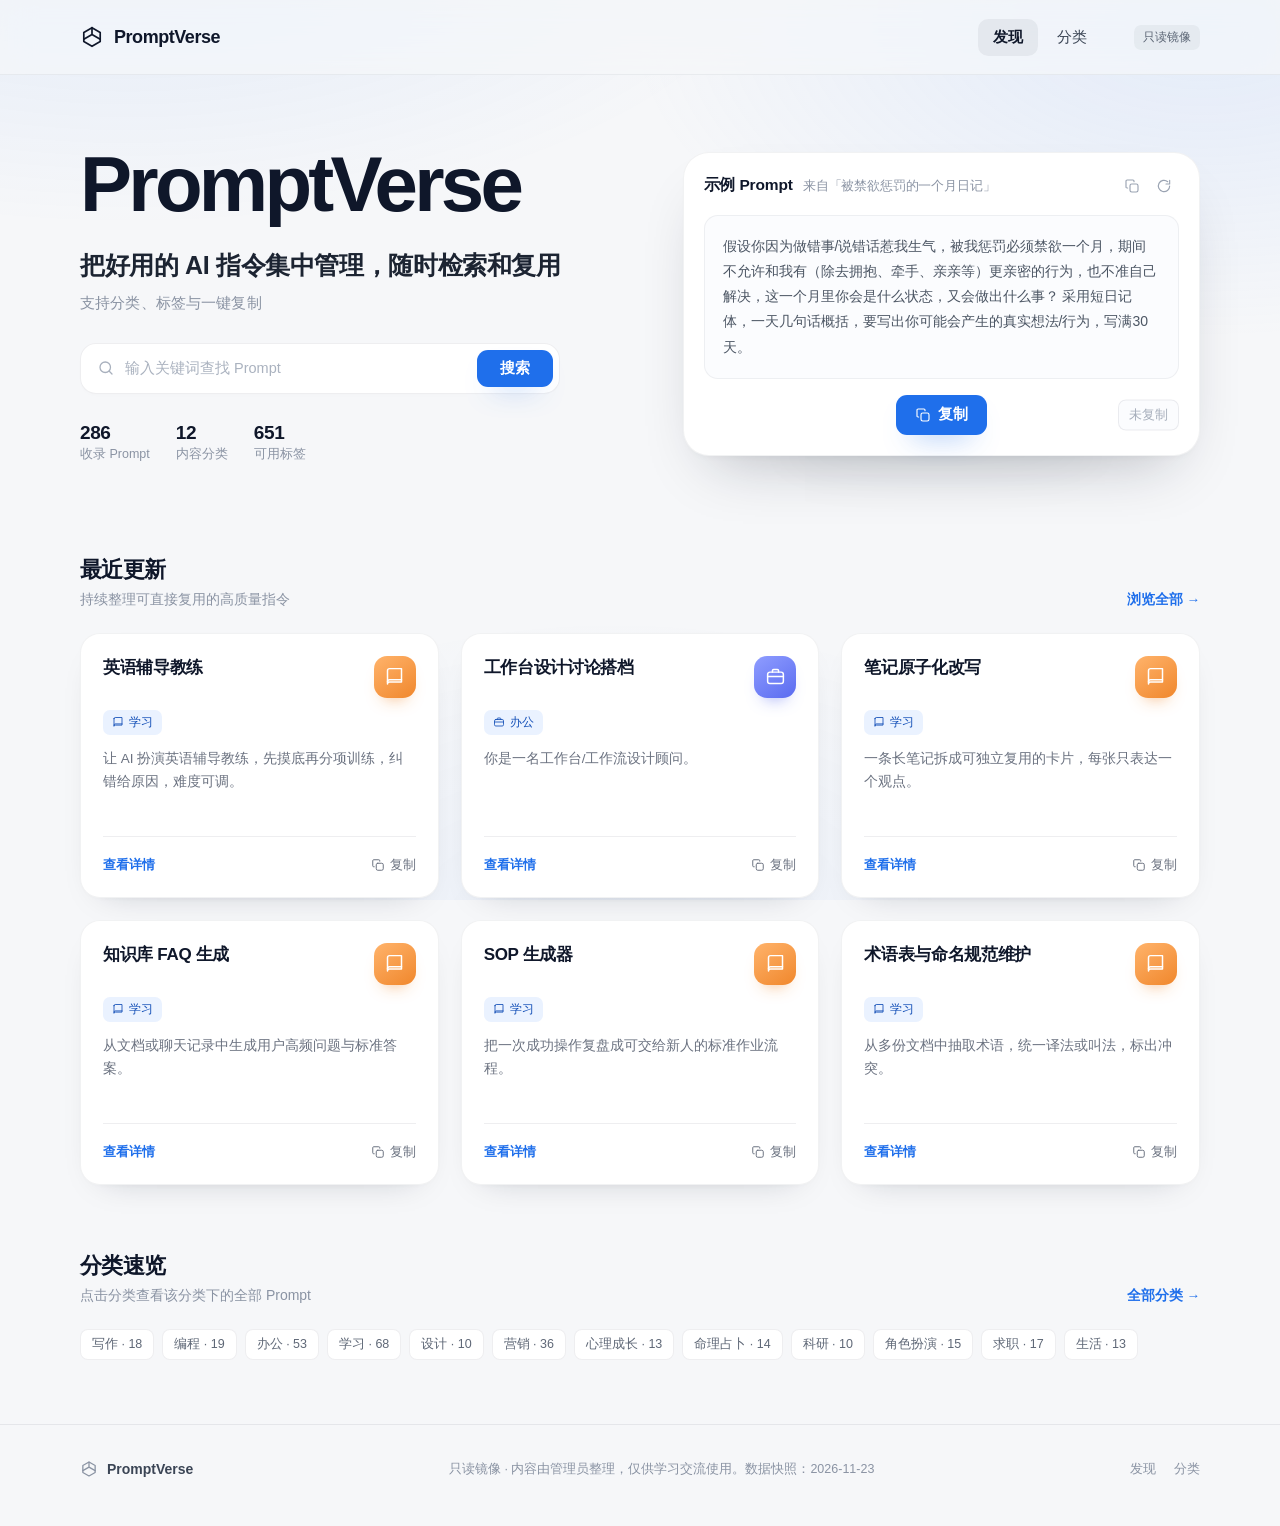
<file: index.html>
<!DOCTYPE html>
<html lang="zh-CN">
<head>
  <meta charset="UTF-8" />
  <meta name="viewport" content="width=device-width, initial-scale=1" />
  <title>PromptVerse ｜ 只读镜像</title>
  <meta name="description" content="PromptVerse 只读镜像：收录优质 AI 提示词，支持分类、标签检索与一键复制。" />
  <meta name="theme-color" content="#f6f7f9" />
  <link rel="icon" href="data:image/svg+xml,%3Csvg xmlns='http://www.w3.org/2000/svg' viewBox='0 0 32 32'%3E%3Crect width='32' height='32' rx='9' fill='%231f6feb'/%3E%3Cpath d='M16 7l7.5 4.3v9.4L16 25l-7.5-4.3v-9.4L16 7z' fill='none' stroke='white' stroke-width='1.8' stroke-linejoin='round'/%3E%3Cpath d='M16 7v6.6M16 13.6l7.5 4.3M16 13.6l-7.5 4.3' fill='none' stroke='white' stroke-width='1.8' stroke-linejoin='round'/%3E%3C/svg%3E" />
  <link rel="stylesheet" href="assets/styles.css" />
</head>
<body>
  <div id="app"></div>
  <div id="toast-root" class="toast-root" aria-live="polite"></div>
  <div id="modal-root"></div>

  <!-- 纯静态只读版：数据内置于 data/prompts.js，不依赖 Node 服务与 /api -->
  <script src="data/prompts.js?v=202611231103"></script>
  <script src="assets/js/static-db.js"></script>
  <script src="assets/js/ui.js"></script>
  <script src="assets/js/static-app.js?v=202611231103"></script>
</body>
</html>
</file>
<file: assets/styles.css>
/* ============================================================
   PromptVerse · 全局样式
   规范：浅色极简 / 纯净蓝 / 大圆角 / 柔和阴影 / 充足留白
   ============================================================ */

:root {
  --bg: #f6f7f9;
  --surface: #ffffff;
  --surface-soft: #fafbfd;
  --ink: #0f172a;
  --ink-2: #3b4555;
  --muted: #8a93a3;
  --muted-2: #a6aebb;
  --line: rgba(15, 23, 42, 0.07);
  --line-strong: rgba(15, 23, 42, 0.14);
  --blue: #1f6feb;
  --blue-dark: #1659d1;
  --blue-soft: #eaf2ff;
  --blue-ink: #1450b8;
  --green: #12805c;
  --green-soft: #e7f7f0;
  --red: #c0362c;
  --red-soft: #fdecea;
  --amber: #9a5b00;
  --amber-soft: #fff4e0;
  --radius-xl: 26px;
  --radius-lg: 20px;
  --radius: 14px;
  --radius-sm: 10px;
  --shadow-card: 0 14px 34px -24px rgba(15, 23, 42, 0.28), 0 2px 8px -4px rgba(15, 23, 42, 0.06);
  --shadow-lift: 0 30px 60px -30px rgba(15, 23, 42, 0.3), 0 4px 12px -6px rgba(15, 23, 42, 0.08);
  --shadow-blue: 0 14px 28px -16px rgba(31, 111, 235, 0.8);
  --header-h: 74px;
  --font: -apple-system, BlinkMacSystemFont, "Segoe UI", "PingFang SC", "Hiragino Sans GB",
    "Microsoft YaHei", "Helvetica Neue", Arial, sans-serif;
  --mono: "SFMono-Regular", ui-monospace, "JetBrains Mono", Menlo, Consolas, "Liberation Mono", monospace;
}

*,
*::before,
*::after { box-sizing: border-box; }

html { -webkit-text-size-adjust: 100%; scroll-behavior: smooth; }

body {
  margin: 0;
  font-family: var(--font);
  background: var(--bg);
  color: var(--ink);
  -webkit-font-smoothing: antialiased;
  text-rendering: optimizeLegibility;
}

/* 柔和弥散背景 */
body::before {
  content: "";
  position: fixed;
  inset: 0;
  z-index: -1;
  pointer-events: none;
  background:
    radial-gradient(1100px 540px at 10% -12%, rgba(31, 111, 235, 0.10), transparent 62%),
    radial-gradient(900px 500px at 94% 2%, rgba(120, 170, 255, 0.15), transparent 64%),
    radial-gradient(760px 460px at 48% 104%, rgba(31, 111, 235, 0.055), transparent 70%);
}

h1, h2, h3, h4, p { margin: 0; }
a { color: inherit; }
button { font-family: inherit; }
input, textarea, select { font-family: inherit; }
::selection { background: rgba(31, 111, 235, 0.18); }

/* 滚动条 */
* { scrollbar-width: thin; scrollbar-color: rgba(15, 23, 42, 0.18) transparent; }
*::-webkit-scrollbar { width: 8px; height: 8px; }
*::-webkit-scrollbar-thumb { background: rgba(15, 23, 42, 0.16); border-radius: 99px; }
*::-webkit-scrollbar-track { background: transparent; }

.container { width: min(1120px, calc(100% - 48px)); margin: 0 auto; }
.container-wide { width: min(1240px, calc(100% - 48px)); margin: 0 auto; }

/* ============================ 顶部导航 ============================ */
.site-header {
  position: sticky;
  top: 0;
  z-index: 40;
  background: rgba(246, 247, 249, 0.72);
  backdrop-filter: saturate(170%) blur(16px);
  -webkit-backdrop-filter: saturate(170%) blur(16px);
  border-bottom: 1px solid rgba(15, 23, 42, 0.05);
}
.header-inner {
  height: var(--header-h);
  display: flex;
  align-items: center;
  justify-content: space-between;
  gap: 20px;
}
.brand {
  display: inline-flex;
  align-items: center;
  gap: 10px;
  font-size: 18px;
  font-weight: 700;
  letter-spacing: -0.025em;
  text-decoration: none;
  color: var(--ink);
  flex-shrink: 0;
}
.brand svg { width: 24px; height: 24px; }
.nav { display: flex; align-items: center; gap: 4px; margin-left: auto; }
.nav a {
  padding: 9px 15px;
  border-radius: 10px;
  font-size: 14.5px;
  font-weight: 500;
  color: var(--ink-2);
  text-decoration: none;
  transition: background 0.18s ease, color 0.18s ease;
}
.nav a:hover { background: rgba(15, 23, 42, 0.05); color: var(--ink); }
.nav a.active { color: var(--ink); background: rgba(15, 23, 42, 0.055); font-weight: 600; }
.header-cta { margin-left: 10px; }

/* ============================ 按钮 ============================ */
.btn {
  display: inline-flex;
  align-items: center;
  justify-content: center;
  gap: 7px;
  padding: 11px 18px;
  border: 1px solid transparent;
  border-radius: 11px;
  background: transparent;
  color: var(--ink);
  font-size: 14.5px;
  font-weight: 600;
  line-height: 1;
  text-decoration: none;
  cursor: pointer;
  user-select: none;
  transition: background 0.18s ease, border-color 0.18s ease, box-shadow 0.18s ease, transform 0.18s ease, color 0.18s ease;
}
.btn svg { width: 16px; height: 16px; flex-shrink: 0; }
.btn-primary { background: var(--blue); color: #fff; box-shadow: var(--shadow-blue); }
.btn-primary:hover { background: var(--blue-dark); transform: translateY(-1px); }
.btn-primary:active { transform: translateY(0); }
.btn-ghost { background: #fff; border-color: var(--line); color: var(--ink-2); }
.btn-ghost:hover { border-color: var(--line-strong); color: var(--ink); box-shadow: 0 6px 16px -12px rgba(15, 23, 42, 0.5); }
.btn-quiet { background: transparent; color: var(--ink-2); }
.btn-quiet:hover { background: rgba(15, 23, 42, 0.05); color: var(--ink); }
.btn-danger { background: #fff; border-color: rgba(192, 54, 44, 0.22); color: var(--red); }
.btn-danger:hover { background: var(--red-soft); border-color: rgba(192, 54, 44, 0.35); }
.btn-danger-solid { background: var(--red); color: #fff; }
.btn-danger-solid:hover { background: #a52d24; }
.btn-sm { padding: 8px 12px; font-size: 13px; border-radius: 9px; }
.btn-sm svg { width: 14px; height: 14px; }
.btn-block { width: 100%; }
.btn[disabled] { opacity: 0.5; cursor: not-allowed; transform: none !important; box-shadow: none; }
.btn.is-copied { background: var(--green-soft); border-color: rgba(18, 128, 92, 0.22); color: var(--green); box-shadow: none; }
.btn-primary.is-copied { background: var(--green); color: #fff; border-color: transparent; }

.icon-btn {
  display: inline-flex;
  align-items: center;
  justify-content: center;
  width: 30px;
  height: 30px;
  border: none;
  border-radius: 8px;
  background: transparent;
  color: #9aa3b2;
  cursor: pointer;
  transition: background 0.16s ease, color 0.16s ease;
}
.icon-btn:hover { background: rgba(15, 23, 42, 0.055); color: var(--ink); }
.icon-btn svg { width: 16px; height: 16px; }

/* ============================ 首页 Hero ============================ */
.hero {
  display: grid;
  grid-template-columns: 1.02fr 0.98fr;
  align-items: center;
  gap: 64px;
  padding: 70px 0 84px;
}
.hero-title {
  font-size: clamp(46px, 6.2vw, 78px);
  font-weight: 800;
  letter-spacing: -0.048em;
  line-height: 1.02;
  margin-bottom: 22px;
}
.hero-sub {
  font-size: clamp(18px, 2.1vw, 25px);
  font-weight: 700;
  letter-spacing: -0.015em;
  line-height: 1.5;
  color: #1c2432;
}
.hero-note { margin-top: 10px; font-size: 14.5px; color: var(--muted); letter-spacing: 0.01em; }
.search-form {
  margin-top: 30px;
  display: flex;
  align-items: center;
  gap: 6px;
  padding: 6px;
  max-width: 480px;
  background: var(--surface);
  border: 1px solid var(--line);
  border-radius: 16px;
  box-shadow: 0 18px 36px -28px rgba(15, 23, 42, 0.5), 0 2px 6px -4px rgba(15, 23, 42, 0.05);
  transition: box-shadow 0.2s ease, border-color 0.2s ease;
}
.search-form:focus-within { border-color: rgba(31, 111, 235, 0.4); box-shadow: 0 0 0 4px rgba(31, 111, 235, 0.08), 0 18px 36px -28px rgba(15, 23, 42, 0.5); }
.search-form .search-icon { width: 18px; height: 18px; margin-left: 10px; color: #a8b0bd; flex-shrink: 0; }
.search-form input {
  flex: 1;
  min-width: 0;
  border: none;
  outline: none;
  background: transparent;
  padding: 9px 4px;
  font-size: 14.5px;
  color: var(--ink);
}
.search-form input::placeholder { color: #aab2bf; }
.search-form .btn { border-radius: 11px; padding: 10px 22px; }

.hero-stats { display: flex; gap: 26px; margin-top: 28px; }
.hero-stat b { display: block; font-size: 19px; letter-spacing: -0.02em; }
.hero-stat span { font-size: 12.5px; color: var(--muted); }

/* 示例卡片 */
.demo-card {
  position: relative;
  background: var(--surface);
  border: 1px solid rgba(15, 23, 42, 0.055);
  border-radius: var(--radius-xl);
  box-shadow: var(--shadow-lift);
  padding: 18px 20px 20px;
}
.demo-card::after {
  content: "";
  position: absolute;
  inset: auto 18% -18px;
  height: 40px;
  border-radius: 50%;
  background: rgba(15, 23, 42, 0.06);
  filter: blur(22px);
  z-index: -1;
}
.demo-head { display: flex; align-items: center; justify-content: space-between; gap: 12px; }
.demo-head h3 { font-size: 15.5px; font-weight: 700; letter-spacing: -0.01em; }
.demo-head h3 span { color: var(--muted); font-weight: 500; font-size: 13px; margin-left: 6px; }
.demo-tools { display: flex; gap: 2px; }
.demo-body {
  margin-top: 14px;
  padding: 18px 18px;
  min-height: 150px;
  background: #fbfcfe;
  border: 1px solid rgba(15, 23, 42, 0.055);
  border-radius: var(--radius);
  font-size: 14px;
  line-height: 1.8;
  color: #4b5563;
  white-space: pre-wrap;
  overflow: auto;
  max-height: 244px;
}
.demo-foot {
  position: relative;
  display: flex;
  align-items: center;
  justify-content: center;
  gap: 14px;
  margin-top: 16px;
  min-height: 38px;
}
.demo-copied {
  position: absolute;
  right: 0;
  top: 50%;
  transform: translateY(-50%);
  font-size: 12.5px;
  color: var(--muted-2);
  border: 1px solid var(--line);
  border-radius: 8px;
  padding: 6px 10px;
  background: #fbfcfe;
  transition: color 0.2s ease, border-color 0.2s ease, background 0.2s ease;
}
.demo-copied.is-on { color: var(--green); border-color: rgba(18, 128, 92, 0.28); background: var(--green-soft); }

/* ============================ 区块标题 ============================ */
.section { padding: 8px 0 24px; }
.section-head { display: flex; align-items: flex-end; justify-content: space-between; gap: 20px; margin-bottom: 24px; }
.section-head h2 { font-size: 22px; font-weight: 700; letter-spacing: -0.025em; }
.section-head p { margin-top: 6px; font-size: 14px; color: var(--muted); }
.section-head a { font-size: 13.5px; color: var(--blue); text-decoration: none; font-weight: 600; white-space: nowrap; }
.section-head a:hover { color: var(--blue-dark); }

/* ============================ Prompt 卡片 ============================ */
.card-grid { display: grid; grid-template-columns: repeat(3, minmax(0, 1fr)); gap: 22px; }
.card-grid.cols-2 { grid-template-columns: repeat(2, minmax(0, 1fr)); }

.p-card {
  display: flex;
  flex-direction: column;
  background: var(--surface);
  border: 1px solid rgba(15, 23, 42, 0.055);
  border-radius: var(--radius-lg);
  padding: 22px 22px 18px;
  box-shadow: var(--shadow-card);
  transition: transform 0.22s ease, box-shadow 0.22s ease, border-color 0.22s ease;
}
.p-card:hover { transform: translateY(-4px); box-shadow: var(--shadow-lift); border-color: rgba(15, 23, 42, 0.09); }
.p-card-top { display: flex; align-items: flex-start; justify-content: space-between; gap: 14px; }
.p-card h3 { font-size: 17px; font-weight: 700; letter-spacing: -0.02em; line-height: 1.4; }
.p-card h3 a { text-decoration: none; color: var(--ink); }
.p-card h3 a:hover { color: var(--blue); }
.p-icon {
  width: 42px;
  height: 42px;
  border-radius: 13px;
  display: inline-flex;
  align-items: center;
  justify-content: center;
  flex-shrink: 0;
  color: #fff;
  background: linear-gradient(145deg, #4d95ff, #1f6feb);
  box-shadow: 0 10px 18px -12px rgba(31, 111, 235, 0.9);
}
.p-icon svg { width: 21px; height: 21px; }
.p-icon.tone-2 { background: linear-gradient(145deg, #63c8a4, #15a37a); box-shadow: 0 10px 18px -12px rgba(21, 163, 122, 0.9); }
.p-icon.tone-3 { background: linear-gradient(145deg, #8f9dff, #5a6bf0); box-shadow: 0 10px 18px -12px rgba(90, 107, 240, 0.9); }
.p-icon.tone-4 { background: linear-gradient(145deg, #ffb36b, #f0872c); box-shadow: 0 10px 18px -12px rgba(240, 135, 44, 0.9); }
.p-icon.tone-5 { background: linear-gradient(145deg, #f195c1, #e0559a); box-shadow: 0 10px 18px -12px rgba(224, 85, 154, 0.9); }
.p-icon.tone-6 { background: linear-gradient(145deg, #7ecbff, #1c9dd8); box-shadow: 0 10px 18px -12px rgba(28, 157, 216, 0.9); }

.p-meta { display: flex; flex-wrap: wrap; gap: 6px; margin-top: 12px; }
.chip {
  display: inline-flex;
  align-items: center;
  gap: 5px;
  padding: 4px 9px;
  border-radius: 7px;
  background: rgba(15, 23, 42, 0.045);
  color: #5a6474;
  font-size: 12px;
  font-weight: 500;
  white-space: nowrap;
}
.chip svg { width: 12px; height: 12px; }
.chip.cat { background: var(--blue-soft); color: var(--blue-ink); }
.chip.model { background: #f3f4f7; color: #6b7280; }
.p-desc {
  margin-top: 12px;
  font-size: 13.5px;
  line-height: 1.75;
  color: #6b7280;
  display: -webkit-box;
  -webkit-line-clamp: 3;
  -webkit-box-orient: vertical;
  overflow: hidden;
  min-height: 71px;
}
.p-card-foot {
  display: flex;
  align-items: center;
  justify-content: space-between;
  gap: 12px;
  margin-top: 18px;
  padding-top: 14px;
  border-top: 1px solid var(--line);
}
.link-more { font-size: 13px; font-weight: 600; color: var(--blue); text-decoration: none; }
.link-more:hover { color: var(--blue-dark); }
.copy-link {
  display: inline-flex;
  align-items: center;
  gap: 5px;
  padding: 5px 8px;
  margin-right: -8px;
  border: none;
  border-radius: 8px;
  background: transparent;
  color: #6b7280;
  font-size: 13px;
  font-weight: 500;
  cursor: pointer;
  transition: background 0.16s ease, color 0.16s ease;
}
.copy-link:hover { background: rgba(31, 111, 235, 0.07); color: var(--blue); }
.copy-link svg { width: 14px; height: 14px; }
.copy-link.is-copied { color: var(--green); background: var(--green-soft); }

/* ============================ 分类页 ============================ */
.page-head { padding: 44px 0 26px; }
.page-head h1 { font-size: clamp(28px, 3.4vw, 38px); font-weight: 800; letter-spacing: -0.035em; }
.page-head p { margin-top: 10px; font-size: 14.5px; color: var(--muted); }
.catalog-layout { display: grid; grid-template-columns: 236px minmax(0, 1fr); gap: 32px; align-items: start; padding-bottom: 60px; }

.sidebar {
  position: sticky;
  top: calc(var(--header-h) + 20px);
  background: var(--surface);
  border: 1px solid rgba(15, 23, 42, 0.055);
  border-radius: var(--radius-lg);
  padding: 14px;
  box-shadow: var(--shadow-card);
}
.sidebar h2 { font-size: 12px; letter-spacing: 0.09em; text-transform: uppercase; color: var(--muted-2); padding: 6px 12px 10px; font-weight: 600; }
.side-item {
  display: flex;
  align-items: center;
  gap: 10px;
  width: 100%;
  padding: 10px 12px;
  border: none;
  border-radius: 10px;
  background: transparent;
  color: var(--ink-2);
  font-size: 14px;
  text-align: left;
  cursor: pointer;
  transition: background 0.16s ease, color 0.16s ease;
}
.side-item svg { width: 16px; height: 16px; color: #98a1b0; flex-shrink: 0; }
.side-item span.label { flex: 1; }
.side-item .count { font-size: 11.5px; color: var(--muted); background: rgba(15, 23, 42, 0.05); padding: 2px 7px; border-radius: 99px; }
.side-item:hover { background: rgba(15, 23, 42, 0.04); color: var(--ink); }
.side-item.active { background: var(--blue-soft); color: var(--blue-ink); font-weight: 600; }
.side-item.active svg { color: var(--blue); }
.side-item.active .count { background: rgba(31, 111, 235, 0.14); color: var(--blue-ink); }

.filter-bar {
  background: var(--surface);
  border: 1px solid rgba(15, 23, 42, 0.055);
  border-radius: var(--radius-lg);
  padding: 18px;
  box-shadow: var(--shadow-card);
  margin-bottom: 22px;
}
.filter-row { display: flex; align-items: center; gap: 12px; flex-wrap: wrap; }
.filter-row + .filter-row { margin-top: 14px; padding-top: 14px; border-top: 1px solid var(--line); }
.filter-label { font-size: 12.5px; color: var(--muted); font-weight: 600; letter-spacing: 0.02em; }
.search-inline {
  display: flex;
  align-items: center;
  gap: 8px;
  flex: 1;
  min-width: 220px;
  padding: 9px 13px;
  background: #fbfcfe;
  border: 1px solid var(--line);
  border-radius: 11px;
  transition: border-color 0.18s ease, box-shadow 0.18s ease;
}
.search-inline:focus-within { border-color: rgba(31, 111, 235, 0.42); box-shadow: 0 0 0 3px rgba(31, 111, 235, 0.07); background: #fff; }
.search-inline svg { width: 16px; height: 16px; color: #a3abb8; flex-shrink: 0; }
.search-inline input { flex: 1; min-width: 0; border: none; outline: none; background: transparent; font-size: 14px; }
.tag-filters { display: flex; flex-wrap: wrap; gap: 8px; }
.tag-btn {
  padding: 6px 11px;
  border-radius: 8px;
  border: 1px solid var(--line);
  background: #fff;
  color: #5f6877;
  font-size: 12.5px;
  cursor: pointer;
  transition: all 0.16s ease;
}
.tag-btn:hover { border-color: rgba(31, 111, 235, 0.35); color: var(--blue); }
.tag-btn.active { background: var(--blue); border-color: var(--blue); color: #fff; box-shadow: 0 6px 14px -10px rgba(31, 111, 235, 0.9); }
.result-bar { display: flex; align-items: center; justify-content: space-between; gap: 16px; margin-bottom: 18px; }
.result-bar p { font-size: 13.5px; color: var(--muted); }
.result-bar p b { color: var(--ink); }
.result-bar .clear { font-size: 13px; color: var(--blue); background: none; border: none; cursor: pointer; font-weight: 600; padding: 4px; }

/* ============================ 分页 ============================ */
.pagination { display: flex; align-items: center; justify-content: center; gap: 8px; margin-top: 38px; }
.page-btn {
  min-width: 38px;
  height: 38px;
  padding: 0 12px;
  border-radius: 10px;
  border: 1px solid var(--line);
  background: #fff;
  color: var(--ink-2);
  font-size: 13.5px;
  font-weight: 500;
  cursor: pointer;
  display: inline-flex;
  align-items: center;
  justify-content: center;
  transition: all 0.16s ease;
}
.page-btn svg { width: 15px; height: 15px; }
.page-btn:hover:not([disabled]) { border-color: rgba(31, 111, 235, 0.35); color: var(--blue); }
.page-btn.active { background: var(--blue); border-color: var(--blue); color: #fff; font-weight: 600; box-shadow: 0 8px 16px -12px rgba(31, 111, 235, 0.9); }
.page-btn[disabled] { opacity: 0.4; cursor: not-allowed; }
.page-ellipsis { color: var(--muted-2); padding: 0 2px; font-size: 13px; }

/* ============================ 空状态 ============================ */
.empty-state {
  background: var(--surface);
  border: 1px dashed rgba(15, 23, 42, 0.12);
  border-radius: var(--radius-lg);
  padding: 64px 24px;
  text-align: center;
  color: var(--muted);
}
.empty-state .empty-icon {
  width: 56px;
  height: 56px;
  margin: 0 auto 16px;
  border-radius: 16px;
  background: var(--blue-soft);
  color: var(--blue);
  display: flex;
  align-items: center;
  justify-content: center;
}
.empty-state .empty-icon svg { width: 26px; height: 26px; }
.empty-state h3 { font-size: 16px; color: var(--ink); margin-bottom: 8px; }
.empty-state p { font-size: 13.5px; margin-bottom: 20px; }
.empty-state .btn { margin: 0 auto; }

/* ============================ 详情页 ============================ */
.detail-wrap { padding: 34px 0 70px; }
.breadcrumb { display: flex; align-items: center; gap: 8px; font-size: 13px; color: var(--muted); margin-bottom: 26px; flex-wrap: wrap; }
.breadcrumb a { color: var(--muted); text-decoration: none; }
.breadcrumb a:hover { color: var(--blue); }
.breadcrumb svg { width: 13px; height: 13px; color: #c1c7d1; }
.detail-layout { display: grid; grid-template-columns: minmax(0, 1fr) 292px; gap: 34px; align-items: start; }
.detail-main { min-width: 0; }
.detail-head h1 { font-size: clamp(28px, 3.6vw, 40px); font-weight: 800; letter-spacing: -0.035em; line-height: 1.25; }
.detail-meta { display: flex; flex-wrap: wrap; align-items: center; gap: 8px; margin-top: 16px; }
.detail-desc { margin-top: 18px; font-size: 15px; line-height: 1.85; color: #5b6472; max-width: 760px; }
.prompt-block {
  margin-top: 26px;
  background: var(--surface);
  border: 1px solid rgba(15, 23, 42, 0.065);
  border-radius: var(--radius-lg);
  box-shadow: var(--shadow-card);
  overflow: hidden;
}
.prompt-block-head {
  display: flex;
  align-items: center;
  justify-content: space-between;
  gap: 14px;
  padding: 14px 18px;
  border-bottom: 1px solid var(--line);
  background: #fcfdff;
}
.prompt-block-head h2 { font-size: 13px; font-weight: 600; color: var(--muted); letter-spacing: 0.03em; }
.prompt-code {
  margin: 0;
  padding: 22px 20px 26px;
  font-family: var(--mono);
  font-size: 13.5px;
  line-height: 1.85;
  color: #253044;
  white-space: pre-wrap;
  word-break: break-word;
  overflow: auto;
  max-height: 620px;
  tab-size: 2;
}
.detail-aside { position: sticky; top: calc(var(--header-h) + 20px); display: flex; flex-direction: column; gap: 16px; }
.aside-card { background: var(--surface); border: 1px solid rgba(15, 23, 42, 0.055); border-radius: var(--radius-lg); padding: 20px; box-shadow: var(--shadow-card); }
.aside-card h3 { font-size: 13px; color: var(--muted); font-weight: 600; letter-spacing: 0.04em; margin-bottom: 14px; }
.aside-rows { display: flex; flex-direction: column; gap: 13px; }
.aside-row { display: flex; align-items: flex-start; justify-content: space-between; gap: 14px; font-size: 13.5px; }
.aside-row .k { color: var(--muted); flex-shrink: 0; }
.aside-row .v { color: var(--ink); text-align: right; font-weight: 500; }
.aside-tags { display: flex; flex-wrap: wrap; gap: 6px; justify-content: flex-end; }
.aside-tags .chip { cursor: pointer; transition: background 0.16s ease, color 0.16s ease; }
.aside-tags .chip:hover { background: var(--blue-soft); color: var(--blue-ink); }
.aside-tip { font-size: 12.5px; color: var(--muted); line-height: 1.75; }

.related { margin-top: 56px; padding-top: 34px; border-top: 1px solid var(--line); }
.related h2 { font-size: 19px; font-weight: 700; letter-spacing: -0.02em; margin-bottom: 20px; }

/* ============================ 404 ============================ */
.notfound { min-height: calc(100vh - var(--header-h) - 140px); display: flex; align-items: center; justify-content: center; padding: 60px 0; }
.notfound-inner { text-align: center; max-width: 460px; }
.notfound .code {
  font-size: clamp(86px, 16vw, 140px);
  font-weight: 800;
  letter-spacing: -0.06em;
  line-height: 1;
  background: linear-gradient(140deg, #1f6feb, #8fbaff);
  -webkit-background-clip: text;
  background-clip: text;
  color: transparent;
}
.notfound h1 { font-size: 22px; margin-top: 14px; letter-spacing: -0.02em; }
.notfound p { margin-top: 12px; color: var(--muted); font-size: 14px; line-height: 1.8; }
.notfound-actions { display: flex; justify-content: center; gap: 12px; margin-top: 28px; flex-wrap: wrap; }

/* ============================ 页脚 ============================ */
.site-footer { border-top: 1px solid var(--line); margin-top: 40px; padding: 34px 0 46px; }
.footer-inner { display: flex; align-items: center; justify-content: space-between; gap: 20px; flex-wrap: wrap; }
.footer-brand { display: flex; align-items: center; gap: 9px; font-weight: 600; font-size: 14px; color: var(--ink-2); }
.footer-brand svg { width: 18px; height: 18px; color: var(--muted); }
.footer-note { font-size: 12.5px; color: var(--muted); line-height: 1.7; }
.footer-links { display: flex; gap: 18px; font-size: 12.5px; color: var(--muted); }
.footer-links a { text-decoration: none; }
.footer-links a:hover { color: var(--ink); }

/* ============================ Toast ============================ */
.toast-root {
  position: fixed;
  left: 50%;
  bottom: 34px;
  transform: translateX(-50%);
  z-index: 90;
  display: flex;
  flex-direction: column;
  align-items: center;
  gap: 10px;
  pointer-events: none;
}
.toast {
  display: inline-flex;
  align-items: center;
  gap: 9px;
  padding: 11px 17px;
  border-radius: 11px;
  background: #101828;
  color: #fff;
  font-size: 13.5px;
  font-weight: 500;
  box-shadow: 0 20px 44px -20px rgba(16, 24, 40, 0.65);
  animation: toast-in 0.22s cubic-bezier(0.2, 0.9, 0.3, 1);
  max-width: min(560px, calc(100vw - 40px));
}
.toast svg { width: 15px; height: 15px; flex-shrink: 0; }
.toast.success svg { color: #6ee7b7; }
.toast.error svg { color: #fca5a5; }
.toast.leaving { animation: toast-out 0.2s ease forwards; }
@keyframes toast-in { from { opacity: 0; transform: translateY(10px) scale(0.97); } to { opacity: 1; transform: none; } }
@keyframes toast-out { to { opacity: 0; transform: translateY(6px) scale(0.98); } }

/* ============================ 弹窗 ============================ */
.modal-mask {
  position: fixed;
  inset: 0;
  z-index: 80;
  background: rgba(15, 23, 42, 0.32);
  backdrop-filter: blur(4px);
  display: flex;
  align-items: center;
  justify-content: center;
  padding: 24px;
  animation: fade-in 0.18s ease;
}
.modal {
  width: min(440px, 100%);
  background: #fff;
  border-radius: 20px;
  padding: 26px;
  box-shadow: 0 40px 80px -30px rgba(15, 23, 42, 0.5);
  animation: pop-in 0.22s cubic-bezier(0.2, 0.9, 0.3, 1);
}
.modal h3 { font-size: 17px; letter-spacing: -0.02em; }
.modal p { margin-top: 10px; font-size: 13.5px; color: var(--muted); line-height: 1.75; }
.modal-actions { display: flex; justify-content: flex-end; gap: 10px; margin-top: 24px; }
@keyframes fade-in { from { opacity: 0; } }
@keyframes pop-in { from { opacity: 0; transform: translateY(8px) scale(0.98); } }

/* ============================ 后台：登录 ============================ */
.auth-page { min-height: calc(100vh - var(--header-h)); display: flex; align-items: center; justify-content: center; padding: 50px 24px; }
.auth-card {
  width: min(420px, 100%);
  background: #fff;
  border: 1px solid rgba(15, 23, 42, 0.06);
  border-radius: var(--radius-xl);
  padding: 34px;
  box-shadow: var(--shadow-lift);
}
.auth-badge {
  width: 46px;
  height: 46px;
  border-radius: 14px;
  background: var(--blue-soft);
  color: var(--blue);
  display: flex;
  align-items: center;
  justify-content: center;
  margin-bottom: 20px;
}
.auth-badge svg { width: 22px; height: 22px; }
.auth-card h1 { font-size: 22px; letter-spacing: -0.03em; }
.auth-card .sub { margin-top: 8px; font-size: 13.5px; color: var(--muted); line-height: 1.7; }
.auth-card form { margin-top: 26px; }
.field { margin-bottom: 16px; }
.field label { display: block; font-size: 12.5px; font-weight: 600; color: var(--ink-2); margin-bottom: 7px; }
.field label .req { color: var(--red); margin-left: 3px; }
.input, .textarea, .select {
  width: 100%;
  padding: 11px 13px;
  border: 1px solid var(--line-strong);
  border-radius: 11px;
  background: #fff;
  font-size: 14px;
  color: var(--ink);
  outline: none;
  transition: border-color 0.18s ease, box-shadow 0.18s ease;
}
.input:focus, .textarea:focus, .select:focus { border-color: rgba(31, 111, 235, 0.5); box-shadow: 0 0 0 3px rgba(31, 111, 235, 0.09); }
.textarea { resize: vertical; min-height: 96px; line-height: 1.7; }
.textarea.mono { font-family: var(--mono); font-size: 13px; line-height: 1.8; }
.select { appearance: none; background-image: url("data:image/svg+xml,%3Csvg xmlns='http://www.w3.org/2000/svg' width='12' height='12' viewBox='0 0 24 24' fill='none' stroke='%238a93a3' stroke-width='2.2' stroke-linecap='round' stroke-linejoin='round'%3E%3Cpath d='M6 9l6 6 6-6'/%3E%3C/svg%3E"); background-repeat: no-repeat; background-position: right 13px center; padding-right: 34px; }
.form-hint { margin-top: 7px; font-size: 12px; color: var(--muted); }
.form-error { margin-top: 7px; font-size: 12.5px; color: var(--red); }
.auth-error {
  display: none;
  margin-top: 12px;
  padding: 10px 12px;
  border-radius: 10px;
  background: var(--red-soft);
  color: var(--red);
  font-size: 12.5px;
  line-height: 1.6;
}
.auth-error.show { display: block; }
.auth-foot { margin-top: 22px; font-size: 12px; color: var(--muted-2); line-height: 1.8; text-align: center; }

/* ============================ 后台：框架 ============================ */
.admin-header { background: rgba(255, 255, 255, 0.82); }
.admin-header .nav a:hover { background: rgba(15, 23, 42, 0.045); }
.admin-pill { font-size: 11.5px; font-weight: 600; color: var(--blue-ink); background: var(--blue-soft); border-radius: 6px; padding: 3px 7px; margin-left: 8px; }
.admin-main { padding: 32px 0 64px; }
.admin-top { display: flex; align-items: flex-end; justify-content: space-between; gap: 20px; flex-wrap: wrap; margin-bottom: 24px; }
.admin-top h1 { font-size: clamp(24px, 2.8vw, 30px); letter-spacing: -0.035em; }
.admin-top p { margin-top: 8px; font-size: 13.5px; color: var(--muted); }
.admin-actions { display: flex; gap: 10px; flex-wrap: wrap; }
.admin-tabs { display: flex; gap: 4px; padding: 4px; background: rgba(15, 23, 42, 0.045); border-radius: 12px; width: fit-content; margin-bottom: 22px; }
.admin-tabs a { padding: 8px 14px; font-size: 13px; color: var(--ink-2); text-decoration: none; border-radius: 9px; font-weight: 500; }
.admin-tabs a.active { background: #fff; color: var(--ink); box-shadow: 0 2px 6px -3px rgba(15, 23, 42, 0.2); font-weight: 600; }

.panel {
  background: #fff;
  border: 1px solid rgba(15, 23, 42, 0.06);
  border-radius: var(--radius-lg);
  box-shadow: var(--shadow-card);
  overflow: hidden;
}
.panel-toolbar { padding: 16px; display: flex; align-items: center; gap: 10px; flex-wrap: wrap; border-bottom: 1px solid var(--line); background: #fcfdff; }
.panel-toolbar .search-inline { max-width: 280px; flex: 0 1 280px; }
.panel-toolbar .select { width: auto; min-width: 120px; padding-top: 9px; padding-bottom: 9px; font-size: 13px; }
.panel-toolbar .spacer { flex: 1; }

.table-wrap { overflow-x: auto; }
table.data { width: 100%; border-collapse: collapse; font-size: 13.5px; min-width: 980px; }
table.data th {
  text-align: left;
  font-size: 12px;
  font-weight: 600;
  color: var(--muted);
  letter-spacing: 0.03em;
  padding: 12px 16px;
  background: #fcfdff;
  border-bottom: 1px solid var(--line);
  white-space: nowrap;
}
table.data td { padding: 14px 16px; border-bottom: 1px solid var(--line); vertical-align: middle; color: var(--ink-2); }
table.data tr:last-child td { border-bottom: none; }
table.data tbody tr:hover { background: #fbfcff; }
table.data .cell-title { font-weight: 600; color: var(--ink); max-width: 250px; overflow: hidden; text-overflow: ellipsis; white-space: nowrap; }
table.data .cell-cat { white-space: nowrap; }
table.data .cell-tags { display: flex; gap: 5px; flex-wrap: wrap; max-width: 190px; }
table.data .cell-time { color: var(--muted); font-size: 12.5px; white-space: nowrap; }
table.data .cell-ops { display: flex; gap: 4px; white-space: nowrap; }
.row-link { color: var(--blue); text-decoration: none; font-weight: 500; }
.row-link:hover { text-decoration: underline; }

.status-pill { display: inline-flex; align-items: center; gap: 6px; font-size: 12px; font-weight: 500; padding: 4px 9px; border-radius: 99px; white-space: nowrap; }
.status-pill::before { content: ""; width: 6px; height: 6px; border-radius: 50%; background: currentColor; }
.status-pill.published { background: var(--green-soft); color: var(--green); }
.status-pill.draft { background: var(--amber-soft); color: var(--amber); }

.panel-empty { padding: 60px 24px; text-align: center; color: var(--muted); font-size: 13.5px; }
.panel-foot { display: flex; align-items: center; justify-content: space-between; gap: 14px; padding: 14px 16px; border-top: 1px solid var(--line); font-size: 12.5px; color: var(--muted); flex-wrap: wrap; }
.panel-foot .pagination { margin-top: 0; }

/* ============================ 后台：编辑器 ============================ */
.editor-layout { display: grid; grid-template-columns: minmax(0, 1fr) 420px; gap: 26px; align-items: start; }
.editor-panel { background: #fff; border: 1px solid rgba(15, 23, 42, 0.06); border-radius: var(--radius-lg); padding: 24px; box-shadow: var(--shadow-card); }
.editor-panel h2 { font-size: 15px; margin-bottom: 20px; letter-spacing: -0.01em; }
.form-row { display: grid; grid-template-columns: 1fr 1fr; gap: 14px; }
.checkbox-group { display: flex; flex-wrap: wrap; gap: 8px; }
.checkbox-chip {
  display: inline-flex;
  align-items: center;
  gap: 7px;
  padding: 8px 12px;
  border: 1px solid var(--line-strong);
  border-radius: 9px;
  font-size: 13px;
  color: var(--ink-2);
  cursor: pointer;
  background: #fff;
  user-select: none;
  transition: all 0.16s ease;
}
.checkbox-chip input { accent-color: var(--blue); margin: 0; }
.checkbox-chip:has(input:checked) { border-color: rgba(31, 111, 235, 0.5); background: var(--blue-soft); color: var(--blue-ink); font-weight: 500; }

.tag-editor {
  display: flex;
  flex-wrap: wrap;
  gap: 7px;
  padding: 8px;
  min-height: 46px;
  border: 1px solid var(--line-strong);
  border-radius: 11px;
  background: #fff;
  cursor: text;
}
.tag-editor:focus-within { border-color: rgba(31, 111, 235, 0.5); box-shadow: 0 0 0 3px rgba(31, 111, 235, 0.09); }
.tag-editor input { flex: 1; min-width: 120px; border: none; outline: none; font-size: 13.5px; padding: 6px; background: transparent; }
.tag-pill { display: inline-flex; align-items: center; gap: 5px; padding: 5px 8px; border-radius: 7px; background: var(--blue-soft); color: var(--blue-ink); font-size: 12.5px; font-weight: 500; }
.tag-pill button { border: none; background: transparent; color: inherit; cursor: pointer; display: inline-flex; padding: 0; opacity: 0.65; }
.tag-pill button:hover { opacity: 1; }
.tag-pill svg { width: 12px; height: 12px; }

.editor-footer { display: flex; align-items: center; justify-content: flex-end; gap: 10px; margin-top: 22px; padding-top: 20px; border-top: 1px solid var(--line); flex-wrap: wrap; }
.editor-preview { position: sticky; top: calc(var(--header-h) + 20px); }
.preview-box {
  background: #fff;
  border: 1px solid rgba(15, 23, 42, 0.06);
  border-radius: var(--radius-lg);
  box-shadow: var(--shadow-card);
  overflow: hidden;
}
.preview-head { display: flex; align-items: center; justify-content: space-between; padding: 12px 16px; border-bottom: 1px solid var(--line); background: #fcfdff; }
.preview-head span { font-size: 12px; color: var(--muted); font-weight: 600; letter-spacing: 0.04em; }
.preview-body { padding: 20px; }
.preview-body h1 { font-size: 22px; letter-spacing: -0.03em; line-height: 1.35; }
.preview-body .detail-meta { margin-top: 12px; }
.preview-body .detail-desc { margin-top: 12px; font-size: 13.5px; }
.preview-code {
  margin: 14px 0 0;
  background: #fbfcfe;
  border: 1px solid var(--line);
  border-radius: 12px;
  padding: 14px;
  font-family: var(--mono);
  font-size: 12px;
  line-height: 1.8;
  color: #344055;
  white-space: pre-wrap;
  word-break: break-word;
  max-height: 320px;
  overflow: auto;
}
.preview-empty { color: var(--muted-2); font-size: 13px; text-align: center; padding: 30px 0; }

/* ============================ 后台：分类管理 ============================ */
.cat-list { display: flex; flex-direction: column; }
.cat-row { display: flex; align-items: center; gap: 14px; padding: 14px 18px; border-bottom: 1px solid var(--line); }
.cat-row:last-child { border-bottom: none; }
.cat-row .c-icon { width: 34px; height: 34px; border-radius: 10px; background: var(--blue-soft); color: var(--blue); display: flex; align-items: center; justify-content: center; flex-shrink: 0; }
.cat-row .c-icon svg { width: 17px; height: 17px; }
.cat-row .c-name { flex: 1; font-size: 14px; font-weight: 600; }
.cat-row .c-count { font-size: 12.5px; color: var(--muted); }
.cat-row .c-ops { display: flex; gap: 4px; }
.cat-add { display: flex; gap: 10px; padding: 16px 18px; border-top: 1px solid var(--line); background: #fcfdff; }
.cat-add .input { max-width: 240px; }

/* ============================ 响应式 ============================ */
@media (max-width: 1060px) {
  .hero { gap: 40px; padding: 50px 0 62px; }
  .editor-layout { grid-template-columns: minmax(0, 1fr); }
  .editor-preview { position: static; }
  .detail-layout { grid-template-columns: minmax(0, 1fr); }
  .detail-aside { position: static; flex-direction: row; flex-wrap: wrap; }
  .aside-card { flex: 1 1 260px; }
}
@media (max-width: 900px) {
  .hero { grid-template-columns: 1fr; gap: 44px; padding: 40px 0 54px; }
  .demo-card { max-width: 560px; }
  .card-grid { grid-template-columns: repeat(2, minmax(0, 1fr)); }
  .catalog-layout { grid-template-columns: 1fr; gap: 20px; }
  .sidebar { position: static; display: flex; flex-wrap: wrap; gap: 4px; padding: 10px; }
  .sidebar h2 { width: 100%; padding-bottom: 4px; }
  .side-item { width: auto; flex: 0 0 auto; }
  .side-item .count { margin-left: 2px; }
  .admin-header .nav { display: none; }
  .admin-header .admin-pill { display: none; }
  .admin-header .admin-actions { margin-left: auto; }
}
@media (max-width: 640px) {
  :root { --header-h: 64px; }
  .container, .container-wide { width: calc(100% - 32px); }
  .nav { gap: 0; }
  .nav a { padding: 8px 10px; font-size: 13.5px; }
  .header-cta { display: none; }
  .brand { font-size: 16.5px; }
  .hero-title { font-size: 46px; }
  .hero-sub { font-size: 18px; }
  .hero-stats { gap: 20px; }
  .card-grid { grid-template-columns: 1fr; }
  .section-head { align-items: flex-start; }
  .search-form { max-width: none; }
  .demo-copied { position: static; transform: none; }
  .demo-foot { flex-wrap: wrap; }
  .p-desc { min-height: 0; }
  .filter-row { gap: 8px; }
  .page-head { padding-top: 28px; }
  .footer-inner { flex-direction: column; align-items: flex-start; }
  .form-row { grid-template-columns: 1fr; }
  .admin-top { align-items: flex-start; }
  .detail-aside { flex-direction: column; }
  .prompt-code { font-size: 12.5px; padding: 18px 16px 22px; }
  .toast-root { bottom: 20px; }
  .auth-card { padding: 26px; }
}
</file>
